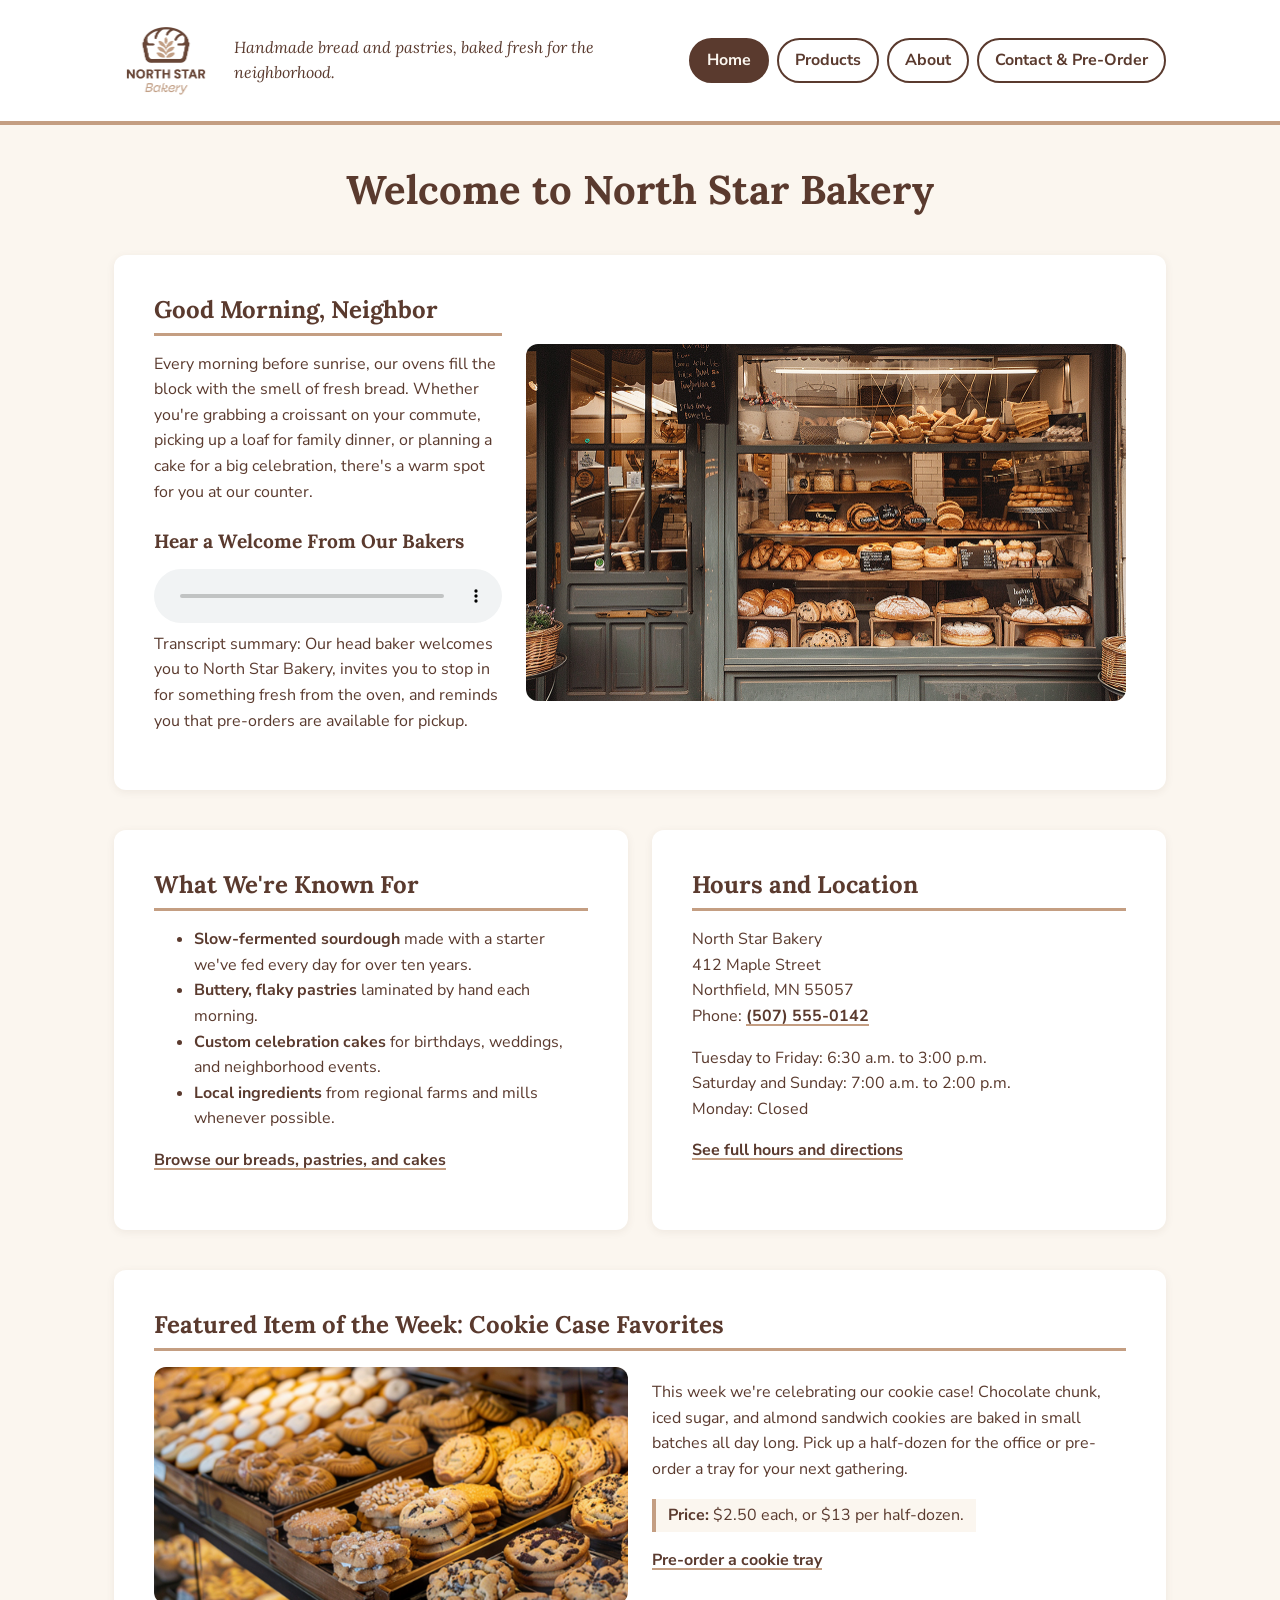
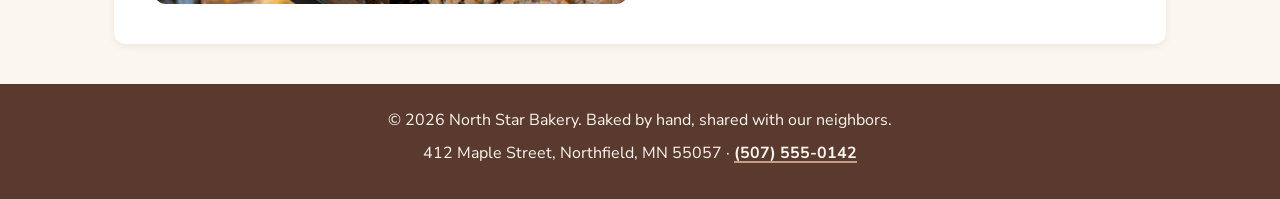
<file: index.html>
<!DOCTYPE html>
<html lang="en">
<head>
  <meta charset="UTF-8">
  <meta name="viewport" content="width=device-width, initial-scale=1.0">
  <meta name="description" content="North Star Bakery is a neighborhood bakery baking handmade breads, pastries, and cakes every morning. Pre-order for pickup.">
  <title>Home | North Star Bakery</title>
  <link rel="preconnect" href="https://fonts.googleapis.com">
  <link rel="preconnect" href="https://fonts.gstatic.com" crossorigin>
  <link rel="stylesheet" href="https://fonts.googleapis.com/css2?family=Lora:ital,wght@0,600;0,700;1,400&family=Nunito+Sans:wght@400;700&display=swap">
  <link rel="stylesheet" href="styles.css">
  <script src="script.js" defer></script>
</head>
<body>
  <header class="site-header">
    <div class="brand">
      <a href="index.html">
        <img src="Bakery_c/bakery-logo_c.png" alt="North Star Bakery home" width="200" height="169">
      </a>
      <p class="tagline">Handmade bread and pastries, baked fresh for the neighborhood.</p>
    </div>
    <nav class="site-nav" aria-label="Main">
      <ul>
        <li><a href="index.html" aria-current="page">Home</a></li>
        <li><a href="products.html">Products</a></li>
        <li><a href="about.html">About</a></li>
        <li><a href="contact.html">Contact &amp; Pre-Order</a></li>
      </ul>
    </nav>
  </header>

  <main>
    <h1>Welcome to North Star Bakery</h1>

    <section aria-labelledby="welcome-heading">
      <div class="split">
        <div>
          <h2 id="welcome-heading">Good Morning, Neighbor</h2>
          <p>Every morning before sunrise, our ovens fill the block with the smell of fresh bread. Whether you're grabbing a croissant on your commute, picking up a loaf for family dinner, or planning a cake for a big celebration, there's a warm spot for you at our counter.</p>

          <h3>Hear a Welcome From Our Bakers</h3>
          <audio controls preload="none">
            <source src="Bakery_c/bakery-welcome_c.mp3" type="audio/mpeg">
            Your browser does not support the audio element. You can
            <a href="Bakery_c/bakery-welcome_c.mp3">download our welcome message (MP3)</a> instead.
          </audio>
          <p>Transcript summary: Our head baker welcomes you to North Star Bakery, invites you to stop in for something fresh from the oven, and reminds you that pre-orders are available for pickup.</p>
        </div>
        <img src="Bakery_c/bakery-storefront_c.png" alt="The North Star Bakery storefront, with a green-painted door and a large front window filled with shelves of crusty loaves, rolls, and pastries" width="600" height="358">
      </div>
    </section>

    <div class="card-row">
      <section aria-labelledby="known-heading">
        <h2 id="known-heading">What We're Known For</h2>
        <ul>
          <li><strong>Slow-fermented sourdough</strong> made with a starter we've fed every day for over ten years.</li>
          <li><strong>Buttery, flaky pastries</strong> laminated by hand each morning.</li>
          <li><strong>Custom celebration cakes</strong> for birthdays, weddings, and neighborhood events.</li>
          <li><strong>Local ingredients</strong> from regional farms and mills whenever possible.</li>
        </ul>
        <p><a href="products.html">Browse our breads, pastries, and cakes</a></p>
      </section>

      <section aria-labelledby="visit-heading">
        <h2 id="visit-heading">Hours and Location</h2>
        <address>
          North Star Bakery<br>
          412 Maple Street<br>
          Northfield, MN 55057<br>
          Phone: <a href="tel:+15075550142">(507) 555-0142</a>
        </address>
        <p>Tuesday to Friday: 6:30 a.m. to 3:00 p.m.<br>
           Saturday and Sunday: 7:00 a.m. to 2:00 p.m.<br>
           Monday: Closed</p>
        <p><a href="contact.html">See full hours and directions</a></p>
      </section>
    </div>

    <section aria-labelledby="featured-heading">
      <h2 id="featured-heading">Featured Item of the Week: Cookie Case Favorites</h2>
      <div class="split">
        <picture>
          <source media="(min-width: 800px)" srcset="Bakery_c/bakery-feature-large_c.png">
          <img src="Bakery_c/bakery-feature-small_c.png" alt="A bakery case lined with trays of fresh cookies, including chocolate chunk, iced sugar cookies, and sugar-dusted sandwich cookies">
        </picture>
        <div>
          <p>This week we're celebrating our cookie case! Chocolate chunk, iced sugar, and almond sandwich cookies are baked in small batches all day long. Pick up a half-dozen for the office or pre-order a tray for your next gathering.</p>
          <p class="price"><strong>Price:</strong> $2.50 each, or $13 per half-dozen.</p>
          <p><a href="contact.html">Pre-order a cookie tray</a></p>
        </div>
      </div>
    </section>
  </main>

  <footer class="site-footer">
    <p>&copy; 2026 North Star Bakery. Baked by hand, shared with our neighbors.</p>
    <p>412 Maple Street, Northfield, MN 55057 &middot; <a href="tel:+15075550142">(507) 555-0142</a></p>
  </footer>
</body>
</html>
</file>
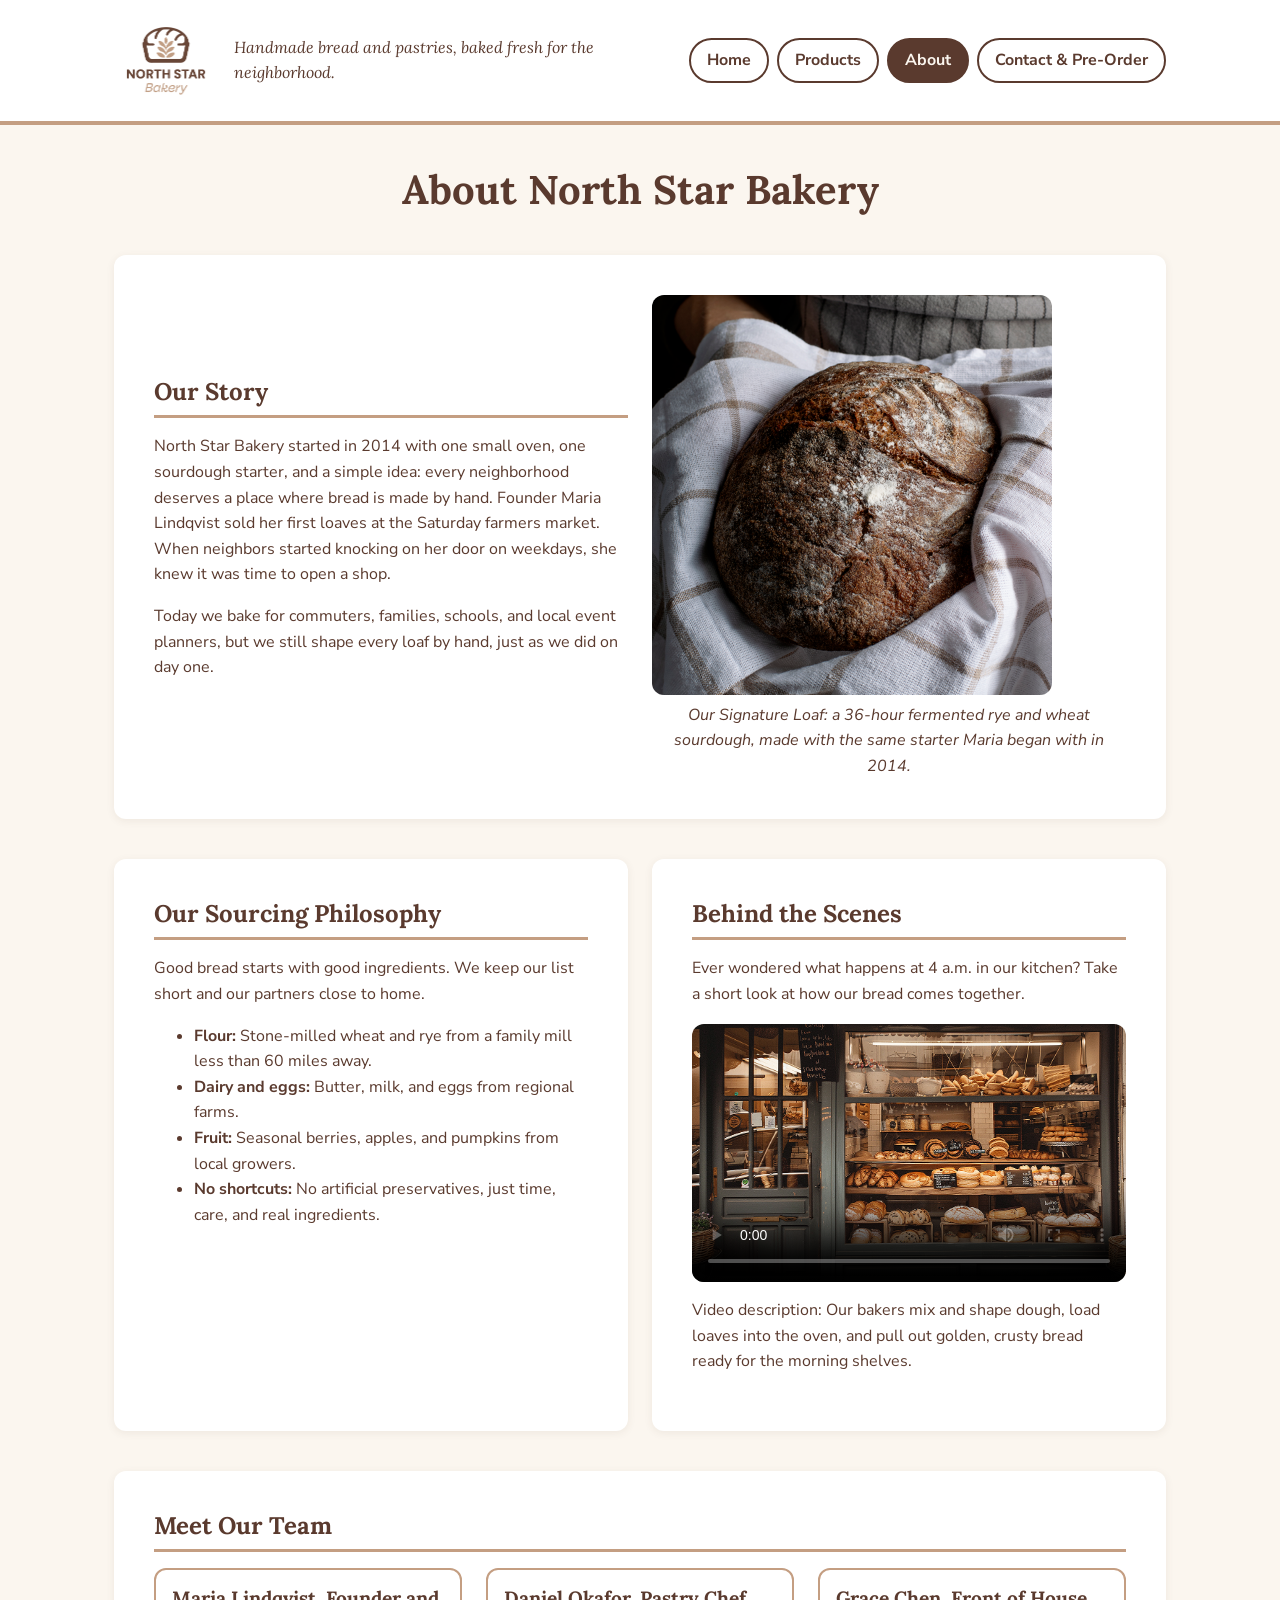
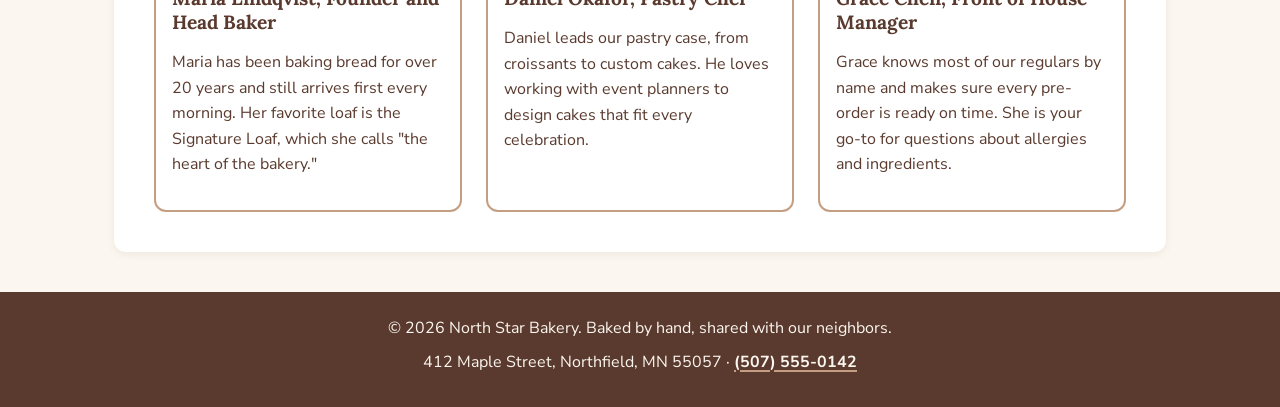
<file: about.html>
<!DOCTYPE html>
<html lang="en">
<head>
  <meta charset="UTF-8">
  <meta name="viewport" content="width=device-width, initial-scale=1.0">
  <meta name="description" content="The story of North Star Bakery, where our ingredients come from, and the bakers behind your bread.">
  <title>About | North Star Bakery</title>
  <link rel="preconnect" href="https://fonts.googleapis.com">
  <link rel="preconnect" href="https://fonts.gstatic.com" crossorigin>
  <link rel="stylesheet" href="https://fonts.googleapis.com/css2?family=Lora:ital,wght@0,600;0,700;1,400&family=Nunito+Sans:wght@400;700&display=swap">
  <link rel="stylesheet" href="styles.css">
  <script src="script.js" defer></script>
</head>
<body>
  <header class="site-header">
    <div class="brand">
      <a href="index.html">
        <img src="Bakery_c/bakery-logo_c.png" alt="North Star Bakery home" width="200" height="169">
      </a>
      <p class="tagline">Handmade bread and pastries, baked fresh for the neighborhood.</p>
    </div>
    <nav class="site-nav" aria-label="Main">
      <ul>
        <li><a href="index.html">Home</a></li>
        <li><a href="products.html">Products</a></li>
        <li><a href="about.html" aria-current="page">About</a></li>
        <li><a href="contact.html">Contact &amp; Pre-Order</a></li>
      </ul>
    </nav>
  </header>

  <main>
    <h1>About North Star Bakery</h1>

    <section aria-labelledby="story-heading">
      <div class="split">
        <div>
          <h2 id="story-heading">Our Story</h2>
          <p>North Star Bakery started in 2014 with one small oven, one sourdough starter, and a simple idea: every neighborhood deserves a place where bread is made by hand. Founder Maria Lindqvist sold her first loaves at the Saturday farmers market. When neighbors started knocking on her door on weekdays, she knew it was time to open a shop.</p>
          <p>Today we bake for commuters, families, schools, and local event planners, but we still shape every loaf by hand, just as we did on day one.</p>
        </div>
        <figure>
          <img src="Bakery_c/bakery-signature-loaf_c.png" alt="A round, dark-crusted Signature Loaf dusted with flour, nestled in a white and tan checked kitchen towel" width="400" height="400">
          <figcaption>Our Signature Loaf: a 36-hour fermented rye and wheat sourdough, made with the same starter Maria began with in 2014.</figcaption>
        </figure>
      </div>
    </section>

    <div class="card-row">
      <section aria-labelledby="sourcing-heading">
        <h2 id="sourcing-heading">Our Sourcing Philosophy</h2>
        <p>Good bread starts with good ingredients. We keep our list short and our partners close to home.</p>
        <ul>
          <li><strong>Flour:</strong> Stone-milled wheat and rye from a family mill less than 60 miles away.</li>
          <li><strong>Dairy and eggs:</strong> Butter, milk, and eggs from regional farms.</li>
          <li><strong>Fruit:</strong> Seasonal berries, apples, and pumpkins from local growers.</li>
          <li><strong>No shortcuts:</strong> No artificial preservatives, just time, care, and real ingredients.</li>
        </ul>
      </section>

      <section aria-labelledby="behind-heading">
        <h2 id="behind-heading">Behind the Scenes</h2>
        <p>Ever wondered what happens at 4 a.m. in our kitchen? Take a short look at how our bread comes together.</p>
        <video controls width="640" preload="metadata" poster="Bakery_c/bakery-storefront_c.png">
          <source src="Bakery_c/bakery-behind-scenes_c.mp4" type="video/mp4">
          Your browser does not support the video element. You can
          <a href="Bakery_c/bakery-behind-scenes_c.mp4">download the behind-the-scenes video (MP4)</a> instead.
        </video>
        <p>Video description: Our bakers mix and shape dough, load loaves into the oven, and pull out golden, crusty bread ready for the morning shelves.</p>
      </section>
    </div>

    <section aria-labelledby="staff-heading">
      <h2 id="staff-heading">Meet Our Team</h2>
      <div class="card-row team">
        <article>
          <h3>Maria Lindqvist, Founder and Head Baker</h3>
          <p>Maria has been baking bread for over 20 years and still arrives first every morning. Her favorite loaf is the Signature Loaf, which she calls "the heart of the bakery."</p>
        </article>

        <article>
          <h3>Daniel Okafor, Pastry Chef</h3>
          <p>Daniel leads our pastry case, from croissants to custom cakes. He loves working with event planners to design cakes that fit every celebration.</p>
        </article>

        <article>
          <h3>Grace Chen, Front of House Manager</h3>
          <p>Grace knows most of our regulars by name and makes sure every pre-order is ready on time. She is your go-to for questions about allergies and ingredients.</p>
        </article>
      </div>
    </section>
  </main>

  <footer class="site-footer">
    <p>&copy; 2026 North Star Bakery. Baked by hand, shared with our neighbors.</p>
    <p>412 Maple Street, Northfield, MN 55057 &middot; <a href="tel:+15075550142">(507) 555-0142</a></p>
  </footer>
</body>
</html>
</file>
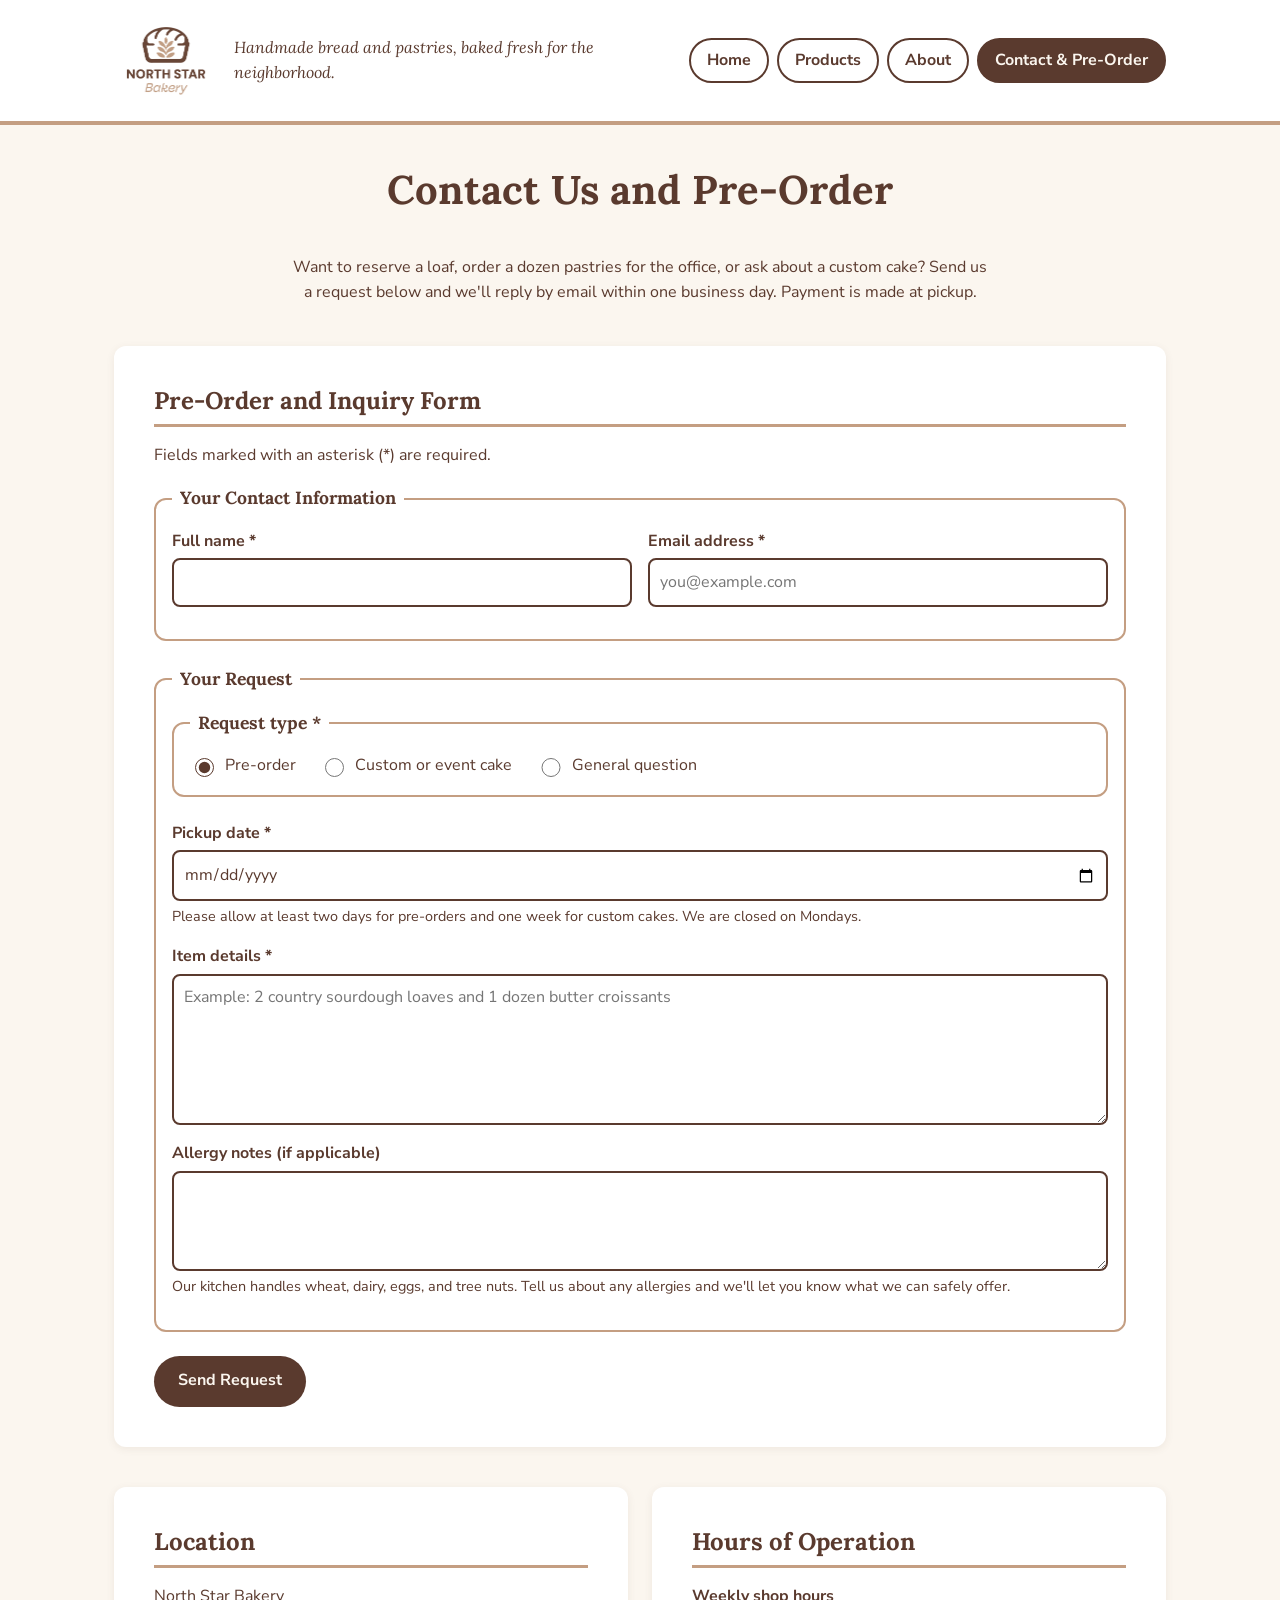
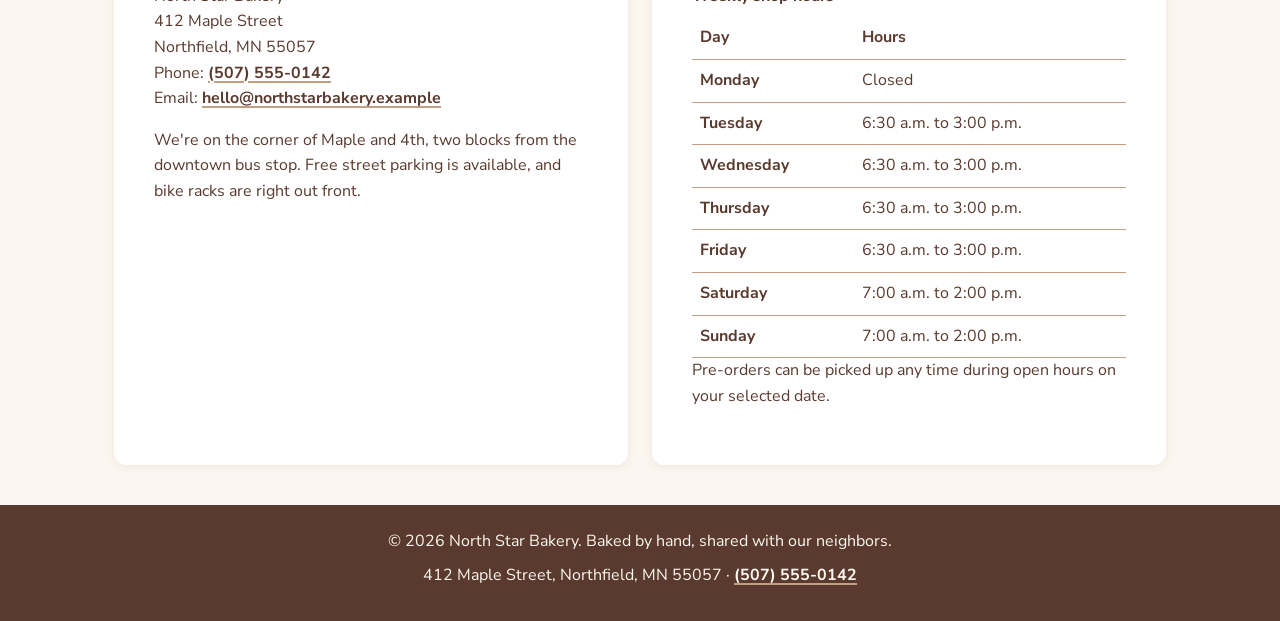
<file: contact.html>
<!DOCTYPE html>
<html lang="en">
<head>
  <meta charset="UTF-8">
  <meta name="viewport" content="width=device-width, initial-scale=1.0">
  <meta name="description" content="Send North Star Bakery a pre-order request or general question, and find our location and hours.">
  <title>Contact and Pre-Order | North Star Bakery</title>
  <link rel="preconnect" href="https://fonts.googleapis.com">
  <link rel="preconnect" href="https://fonts.gstatic.com" crossorigin>
  <link rel="stylesheet" href="https://fonts.googleapis.com/css2?family=Lora:ital,wght@0,600;0,700;1,400&family=Nunito+Sans:wght@400;700&display=swap">
  <link rel="stylesheet" href="styles.css">
  <script src="script.js" defer></script>
</head>
<body>
  <header class="site-header">
    <div class="brand">
      <a href="index.html">
        <img src="Bakery_c/bakery-logo_c.png" alt="North Star Bakery home" width="200" height="169">
      </a>
      <p class="tagline">Handmade bread and pastries, baked fresh for the neighborhood.</p>
    </div>
    <nav class="site-nav" aria-label="Main">
      <ul>
        <li><a href="index.html">Home</a></li>
        <li><a href="products.html">Products</a></li>
        <li><a href="about.html">About</a></li>
        <li><a href="contact.html" aria-current="page">Contact &amp; Pre-Order</a></li>
      </ul>
    </nav>
  </header>

  <main>
    <h1>Contact Us and Pre-Order</h1>
    <p>Want to reserve a loaf, order a dozen pastries for the office, or ask about a custom cake? Send us a request below and we'll reply by email within one business day. Payment is made at pickup.</p>

    <section aria-labelledby="form-heading">
      <h2 id="form-heading">Pre-Order and Inquiry Form</h2>
      <p>Fields marked with an asterisk (*) are required.</p>
      <p id="form-summary" class="form-summary" tabindex="-1" aria-live="polite" hidden></p>

      <form id="preorder-form" action="#" method="post">
        <fieldset>
          <legend>Your Contact Information</legend>

          <div class="field-row">
            <div class="field">
              <label for="name">Full name *</label>
              <input type="text" id="name" name="name" autocomplete="name" required minlength="2" maxlength="80" aria-describedby="name-error">
              <p id="name-error" class="error-message"></p>
            </div>

            <div class="field">
              <label for="email">Email address *</label>
              <input type="email" id="email" name="email" autocomplete="email" required placeholder="you@example.com" aria-describedby="email-error">
              <p id="email-error" class="error-message"></p>
            </div>
          </div>
        </fieldset>

        <fieldset>
          <legend>Your Request</legend>

          <fieldset>
            <legend>Request type *</legend>
            <div class="choices">
              <div class="choice">
                <input type="radio" id="type-preorder" name="request-type" value="pre-order" required checked>
                <label for="type-preorder">Pre-order</label>
              </div>
              <div class="choice">
                <input type="radio" id="type-cake" name="request-type" value="custom-cake">
                <label for="type-cake">Custom or event cake</label>
              </div>
              <div class="choice">
                <input type="radio" id="type-question" name="request-type" value="general-question">
                <label for="type-question">General question</label>
              </div>
            </div>
          </fieldset>

          <div class="field">
            <label for="pickup-date">Pickup date *</label>
            <input type="date" id="pickup-date" name="pickup-date" required min="2026-11-24" aria-describedby="pickup-hint pickup-date-error">
            <small id="pickup-hint" class="hint">Please allow at least two days for pre-orders and one week for custom cakes. We are closed on Mondays.</small>
            <p id="pickup-date-error" class="error-message"></p>
          </div>

          <div class="field">
            <label for="item-details">Item details *</label>
            <p id="prefill-note" class="prefill-note" hidden>We filled this in from your <a href="products.html#order-list">pre-order list</a>. You can edit it before sending.</p>
            <textarea id="item-details" name="item-details" rows="5" cols="40" required minlength="10" maxlength="1000" placeholder="Example: 2 country sourdough loaves and 1 dozen butter croissants" aria-describedby="item-details-error"></textarea>
            <p id="item-details-error" class="error-message"></p>
          </div>

          <div class="field">
            <label for="allergy-notes">Allergy notes (if applicable)</label>
            <textarea id="allergy-notes" name="allergy-notes" rows="3" cols="40" maxlength="500" aria-describedby="allergy-hint allergy-notes-error"></textarea>
            <small id="allergy-hint" class="hint">Our kitchen handles wheat, dairy, eggs, and tree nuts. Tell us about any allergies and we'll let you know what we can safely offer.</small>
            <p id="allergy-notes-error" class="error-message"></p>
          </div>
        </fieldset>

        <button type="submit">Send Request</button>
      </form>
    </section>

    <div class="card-row">
      <section aria-labelledby="location-heading">
        <h2 id="location-heading">Location</h2>
        <address>
          North Star Bakery<br>
          412 Maple Street<br>
          Northfield, MN 55057<br>
          Phone: <a href="tel:+15075550142">(507) 555-0142</a><br>
          Email: <a href="mailto:hello@northstarbakery.example">hello@northstarbakery.example</a>
        </address>
        <p>We're on the corner of Maple and 4th, two blocks from the downtown bus stop. Free street parking is available, and bike racks are right out front.</p>
      </section>

      <section aria-labelledby="hours-heading">
        <h2 id="hours-heading">Hours of Operation</h2>
        <table>
          <caption>Weekly shop hours</caption>
          <thead>
            <tr>
              <th scope="col">Day</th>
              <th scope="col">Hours</th>
            </tr>
          </thead>
          <tbody>
            <tr><th scope="row">Monday</th><td>Closed</td></tr>
            <tr><th scope="row">Tuesday</th><td>6:30 a.m. to 3:00 p.m.</td></tr>
            <tr><th scope="row">Wednesday</th><td>6:30 a.m. to 3:00 p.m.</td></tr>
            <tr><th scope="row">Thursday</th><td>6:30 a.m. to 3:00 p.m.</td></tr>
            <tr><th scope="row">Friday</th><td>6:30 a.m. to 3:00 p.m.</td></tr>
            <tr><th scope="row">Saturday</th><td>7:00 a.m. to 2:00 p.m.</td></tr>
            <tr><th scope="row">Sunday</th><td>7:00 a.m. to 2:00 p.m.</td></tr>
          </tbody>
        </table>
        <p>Pre-orders can be picked up any time during open hours on your selected date.</p>
      </section>
    </div>
  </main>

  <footer class="site-footer">
    <p>&copy; 2026 North Star Bakery. Baked by hand, shared with our neighbors.</p>
    <p>412 Maple Street, Northfield, MN 55057 &middot; <a href="tel:+15075550142">(507) 555-0142</a></p>
  </footer>
</body>
</html>
</file>
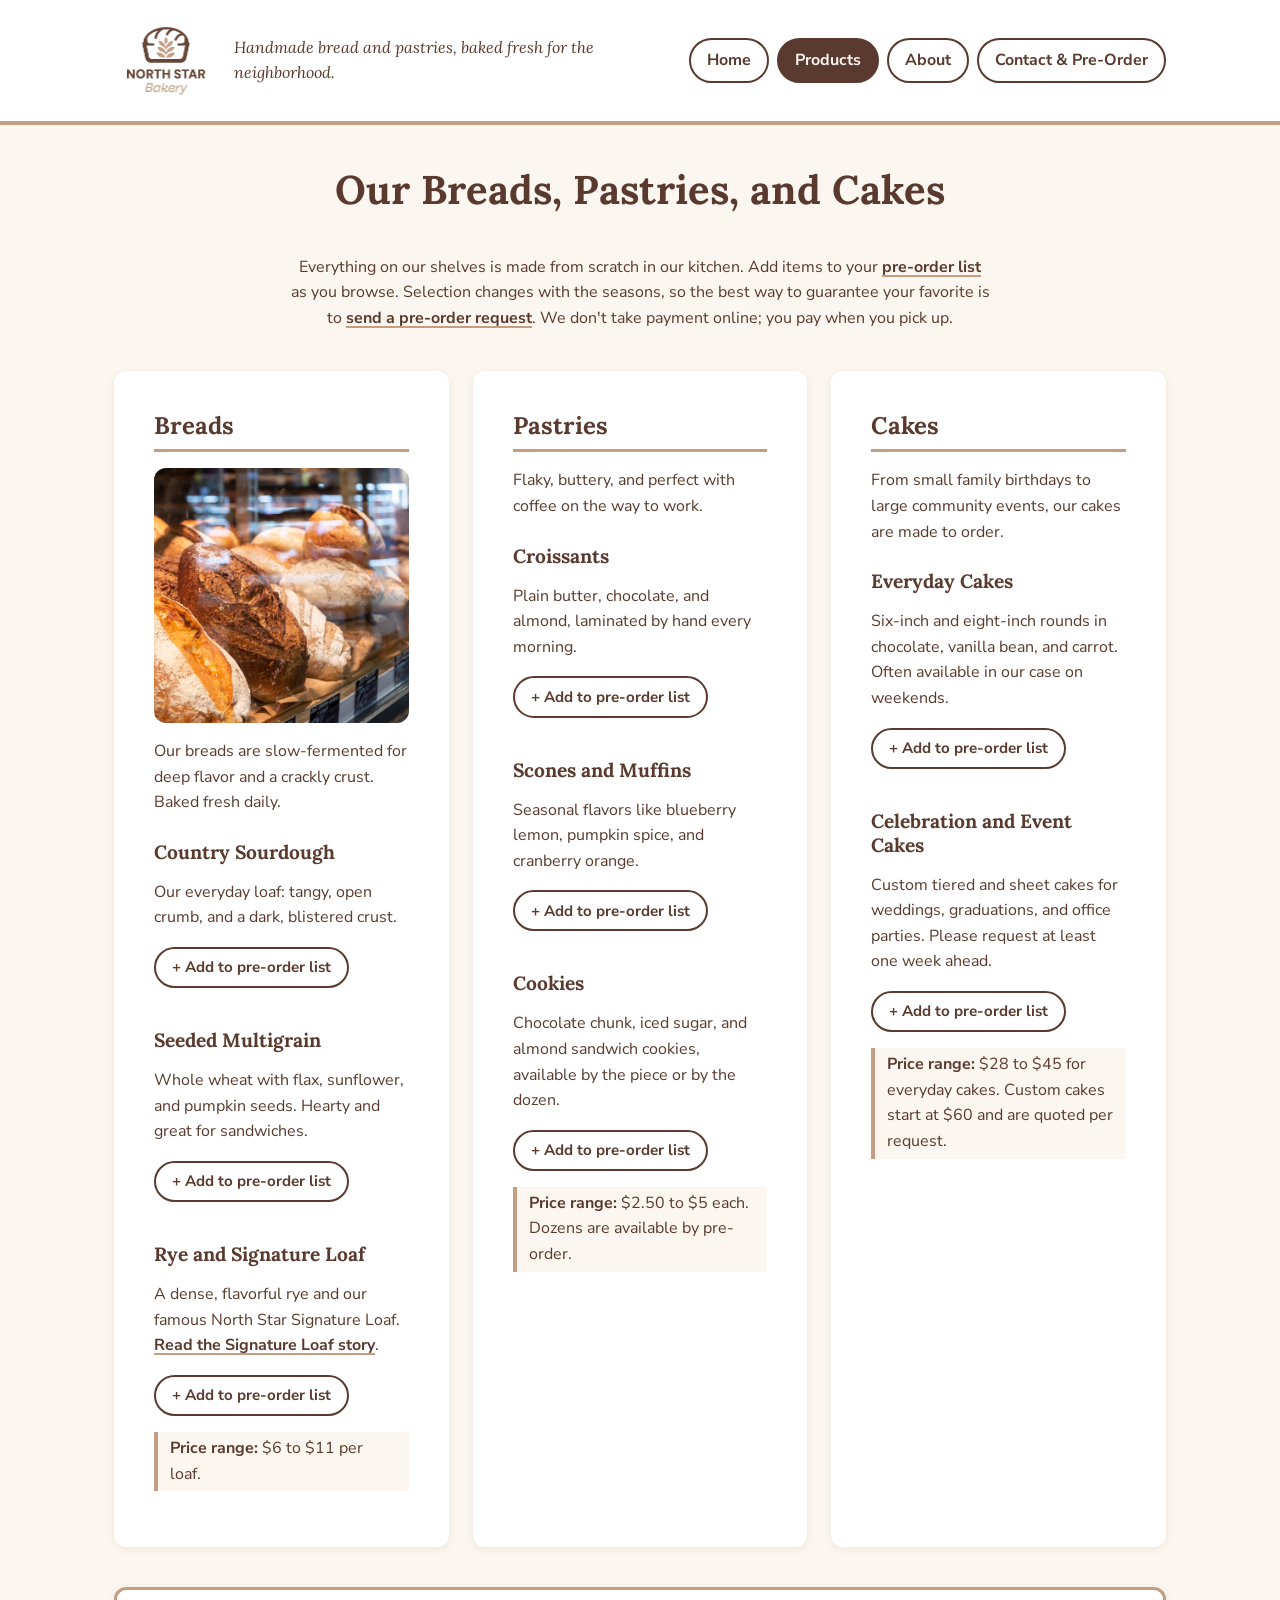
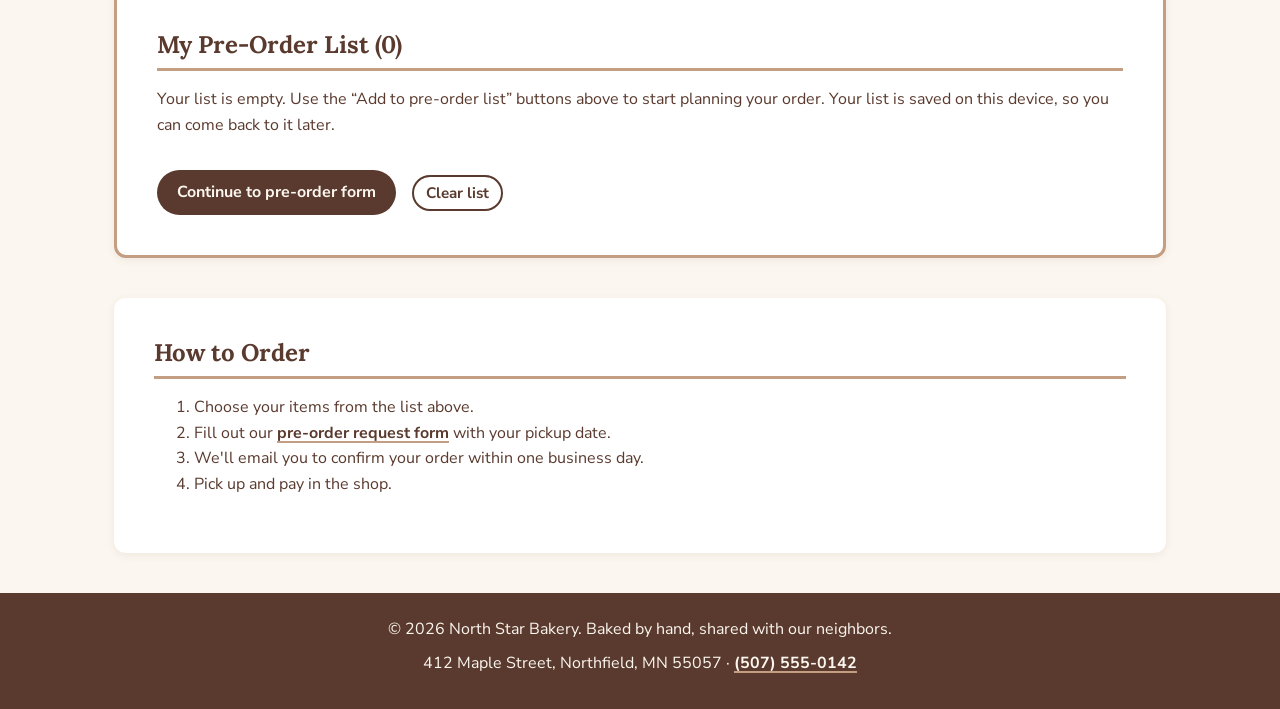
<file: products.html>
<!DOCTYPE html>
<html lang="en">
<head>
  <meta charset="UTF-8">
  <meta name="viewport" content="width=device-width, initial-scale=1.0">
  <meta name="description" content="Breads, pastries, and celebration cakes from North Star Bakery, with price ranges. Pre-order for in-store pickup.">
  <title>Products | North Star Bakery</title>
  <link rel="preconnect" href="https://fonts.googleapis.com">
  <link rel="preconnect" href="https://fonts.gstatic.com" crossorigin>
  <link rel="stylesheet" href="https://fonts.googleapis.com/css2?family=Lora:ital,wght@0,600;0,700;1,400&family=Nunito+Sans:wght@400;700&display=swap">
  <link rel="stylesheet" href="styles.css">
  <script src="script.js" defer></script>
</head>
<body>
  <header class="site-header">
    <div class="brand">
      <a href="index.html">
        <img src="Bakery_c/bakery-logo_c.png" alt="North Star Bakery home" width="200" height="169">
      </a>
      <p class="tagline">Handmade bread and pastries, baked fresh for the neighborhood.</p>
    </div>
    <nav class="site-nav" aria-label="Main">
      <ul>
        <li><a href="index.html">Home</a></li>
        <li><a href="products.html" aria-current="page">Products</a></li>
        <li><a href="about.html">About</a></li>
        <li><a href="contact.html">Contact &amp; Pre-Order</a></li>
      </ul>
    </nav>
  </header>

  <main>
    <h1>Our Breads, Pastries, and Cakes</h1>
    <p>Everything on our shelves is made from scratch in our kitchen. Add items to your <a href="#order-list">pre-order list</a> as you browse. Selection changes with the seasons, so the best way to guarantee your favorite is to <a href="contact.html">send a pre-order request</a>. We don't take payment online; you pay when you pick up.</p>

    <div class="card-row">
      <section aria-labelledby="breads-heading">
        <h2 id="breads-heading">Breads</h2>
        <img src="Bakery_c/bakery-bread_c.png" alt="Rustic loaves of crusty artisan bread in a glass display case, including a dark seeded loaf and a flour-dusted country loaf" width="400" height="400">
        <p>Our breads are slow-fermented for deep flavor and a crackly crust. Baked fresh daily.</p>

        <h3>Country Sourdough</h3>
        <p>Our everyday loaf: tangy, open crumb, and a dark, blistered crust.</p>
        <button type="button" class="add-btn" data-product="country-sourdough">+ Add to pre-order list</button>

        <h3>Seeded Multigrain</h3>
        <p>Whole wheat with flax, sunflower, and pumpkin seeds. Hearty and great for sandwiches.</p>
        <button type="button" class="add-btn" data-product="seeded-multigrain">+ Add to pre-order list</button>

        <h3>Rye and Signature Loaf</h3>
        <p>A dense, flavorful rye and our famous North Star Signature Loaf. <a href="about.html">Read the Signature Loaf story</a>.</p>
        <button type="button" class="add-btn" data-product="signature-loaf">+ Add to pre-order list</button>

        <p class="price"><strong>Price range:</strong> $6 to $11 per loaf.</p>
      </section>

      <section aria-labelledby="pastries-heading">
        <h2 id="pastries-heading">Pastries</h2>
        <p>Flaky, buttery, and perfect with coffee on the way to work.</p>

        <h3>Croissants</h3>
        <p>Plain butter, chocolate, and almond, laminated by hand every morning.</p>
        <button type="button" class="add-btn" data-product="croissants">+ Add to pre-order list</button>

        <h3>Scones and Muffins</h3>
        <p>Seasonal flavors like blueberry lemon, pumpkin spice, and cranberry orange.</p>
        <button type="button" class="add-btn" data-product="scones-muffins">+ Add to pre-order list</button>

        <h3>Cookies</h3>
        <p>Chocolate chunk, iced sugar, and almond sandwich cookies, available by the piece or by the dozen.</p>
        <button type="button" class="add-btn" data-product="cookies">+ Add to pre-order list</button>

        <p class="price"><strong>Price range:</strong> $2.50 to $5 each. Dozens are available by pre-order.</p>
      </section>

      <section aria-labelledby="cakes-heading">
        <h2 id="cakes-heading">Cakes</h2>
        <p>From small family birthdays to large community events, our cakes are made to order.</p>

        <h3>Everyday Cakes</h3>
        <p>Six-inch and eight-inch rounds in chocolate, vanilla bean, and carrot. Often available in our case on weekends.</p>
        <button type="button" class="add-btn" data-product="everyday-cake">+ Add to pre-order list</button>

        <h3>Celebration and Event Cakes</h3>
        <p>Custom tiered and sheet cakes for weddings, graduations, and office parties. Please request at least one week ahead.</p>
        <button type="button" class="add-btn" data-product="celebration-cake">+ Add to pre-order list</button>

        <p class="price"><strong>Price range:</strong> $28 to $45 for everyday cakes. Custom cakes start at $60 and are quoted per request.</p>
      </section>
    </div>

    <section id="order-list" class="order-panel" aria-labelledby="order-heading">
      <h2 id="order-heading">My Pre-Order List (<span id="order-total">0</span>)</h2>
      <p id="order-empty">Your list is empty. Use the &ldquo;Add to pre-order list&rdquo; buttons above to start planning your order. Your list is saved on this device, so you can come back to it later.</p>
      <ul id="order-items" class="order-items"></ul>
      <div id="order-actions" class="order-actions" hidden>
        <a class="button-link" href="contact.html">Continue to pre-order form</a>
        <button type="button" id="clear-list" class="small-btn">Clear list</button>
      </div>
      <p id="order-status" class="visually-hidden" aria-live="polite"></p>
    </section>

    <section aria-labelledby="how-heading">
      <h2 id="how-heading">How to Order</h2>
      <ol>
        <li>Choose your items from the list above.</li>
        <li>Fill out our <a href="contact.html">pre-order request form</a> with your pickup date.</li>
        <li>We'll email you to confirm your order within one business day.</li>
        <li>Pick up and pay in the shop.</li>
      </ol>
    </section>
  </main>

  <footer class="site-footer">
    <p>&copy; 2026 North Star Bakery. Baked by hand, shared with our neighbors.</p>
    <p>412 Maple Street, Northfield, MN 55057 &middot; <a href="tel:+15075550142">(507) 555-0142</a></p>
  </footer>
</body>
</html>
</file>
<file: styles.css>
/* =========================================================
   North Star Bakery - shared stylesheet
   Mobile-first: base styles are for small screens.
   Media queries at the bottom adjust the layout for
   tablets (768px+) and desktops (1024px+).

   Color palette (4 colors, taken from the logo):
     Espresso  #5A3A2E  text, headings, buttons, footer
     Wheat     #C49E82  accent borders and highlights (never text)
     Cream     #FBF6EF  page background, text on dark areas
     White     #FFFFFF  cards and form fields

   Fonts (2 families):
     Lora         headings (warm, handmade serif)
     Nunito Sans  body text (clean, easy to read)
   ========================================================= */

:root {
  --espresso: #5A3A2E;
  --wheat: #C49E82;
  --cream: #FBF6EF;
  --white: #FFFFFF;

  --font-heading: "Lora", Georgia, "Times New Roman", serif;
  --font-body: "Nunito Sans", "Segoe UI", Arial, sans-serif;

  --space-xs: 0.5rem;
  --space-sm: 1rem;
  --space-md: 1.5rem;
  --space-lg: 2.5rem;

  --radius: 12px;
  --max-width: 1100px;
}

/* ---------- Base ---------- */
*,
*::before,
*::after {
  box-sizing: border-box;
}

body {
  margin: 0;
  background-color: var(--cream);
  color: var(--espresso);
  font-family: var(--font-body);
  font-size: 1rem;
  line-height: 1.6;
}

img,
picture,
video {
  display: block;
  max-width: 100%;
  height: auto;
}

audio {
  width: 100%;
}

h1,
h2,
h3 {
  font-family: var(--font-heading);
  line-height: 1.25;
  margin: 0 0 var(--space-sm);
}

h1 {
  font-size: 2rem;
}

h2 {
  font-size: 1.5rem;
  padding-bottom: var(--space-xs);
  border-bottom: 3px solid var(--wheat);
}

h3 {
  font-size: 1.2rem;
  margin-top: var(--space-md);
}

p,
ul,
ol {
  margin: 0 0 var(--space-sm);
}

a {
  color: var(--espresso);
  font-weight: 700;
  text-decoration-color: var(--wheat);
  text-decoration-thickness: 2px;
  text-underline-offset: 3px;
}

a:hover {
  text-decoration-color: var(--espresso);
}

/* Visible keyboard focus on every interactive element */
a:focus-visible,
button:focus-visible,
input:focus-visible,
textarea:focus-visible {
  outline: 3px solid var(--espresso);
  outline-offset: 3px;
}

/* ---------- Header and navigation ---------- */
.site-header {
  display: flex;
  flex-direction: column;
  align-items: center;
  gap: var(--space-sm);
  padding: var(--space-sm);
  background-color: var(--white);
  border-bottom: 4px solid var(--wheat);
  text-align: center;
}

.brand {
  display: flex;
  flex-direction: column;
  align-items: center;
  gap: var(--space-xs);
}

.brand img {
  width: 120px;
}

.tagline {
  margin: 0;
  font-family: var(--font-heading);
  font-style: italic;
}

.site-nav ul {
  display: flex;
  flex-wrap: wrap;
  justify-content: center;
  gap: var(--space-xs);
  margin: 0;
  padding: 0;
  list-style: none;
}

.site-nav a {
  display: block;
  padding: 0.5rem 1rem;
  border: 2px solid var(--espresso);
  border-radius: 999px;
  text-decoration: none;
}

.site-nav a:hover,
.site-nav a[aria-current="page"] {
  background-color: var(--espresso);
  color: var(--cream);
}

/* ---------- Main content ---------- */
main {
  display: flex;
  flex-direction: column;
  gap: var(--space-md);
  max-width: var(--max-width);
  margin: 0 auto;
  padding: var(--space-md) var(--space-sm) var(--space-lg);
}

main > h1 {
  margin: 0;
  text-align: center;
}

main > p {
  margin: 0;
  max-width: 70ch;
  align-self: center;
  text-align: center;
}

/* Every content section is a white card */
main section {
  background-color: var(--white);
  border-radius: var(--radius);
  padding: var(--space-md);
  box-shadow: 0 2px 8px rgba(90, 58, 46, 0.08);
}

main section img,
main section picture img,
main section video {
  border-radius: var(--radius);
}

main section > img,
main section > video {
  margin-bottom: var(--space-sm);
}

/* A row of cards: stacked on phones, side by side on bigger screens */
.card-row {
  display: flex;
  flex-direction: column;
  gap: var(--space-md);
}

/* Text and image pair: stacked on phones, side by side on bigger screens */
.split {
  display: flex;
  flex-direction: column;
  gap: var(--space-md);
}

.price {
  display: inline-block;
  padding: 0.25rem 0.75rem;
  border-left: 4px solid var(--wheat);
  background-color: var(--cream);
}

/* Staff cards on the About page */
.team article {
  flex: 1;
  padding: var(--space-sm);
  border: 2px solid var(--wheat);
  border-radius: var(--radius);
}

.team article h3 {
  margin-top: 0;
}

figure {
  margin: 0;
}

figcaption {
  margin-top: var(--space-xs);
  font-style: italic;
  text-align: center;
}

address {
  font-style: normal;
  margin-bottom: var(--space-sm);
}

/* ---------- Hours table ---------- */
table {
  width: 100%;
  border-collapse: collapse;
}

caption {
  text-align: left;
  font-weight: 700;
  margin-bottom: var(--space-xs);
}

th,
td {
  padding: 0.5rem;
  text-align: left;
  border-bottom: 1px solid var(--wheat);
}

/* ---------- Form ---------- */
fieldset {
  margin: 0 0 var(--space-md);
  padding: var(--space-sm);
  border: 2px solid var(--wheat);
  border-radius: var(--radius);
}

legend {
  padding: 0 var(--space-xs);
  font-family: var(--font-heading);
  font-weight: 700;
  font-size: 1.1rem;
}

.field {
  display: flex;
  flex-direction: column;
  gap: 0.25rem;
  margin-bottom: var(--space-sm);
}

.field-row {
  display: flex;
  flex-direction: column;
}

label {
  font-weight: 700;
}

input[type="text"],
input[type="email"],
input[type="date"],
textarea {
  width: 100%;
  padding: 0.6rem;
  font: inherit;
  color: var(--espresso);
  background-color: var(--white);
  border: 2px solid var(--espresso);
  border-radius: 8px;
}

.choices {
  display: flex;
  flex-direction: column;
  gap: var(--space-xs);
}

.choice {
  display: flex;
  align-items: center;
  gap: var(--space-xs);
}

.choice label {
  font-weight: 400;
}

input[type="radio"] {
  width: 1.2rem;
  height: 1.2rem;
  accent-color: var(--espresso);
}

.hint {
  font-size: 0.9rem;
}

button {
  width: 100%;
  padding: 0.8rem 1.5rem;
  font: inherit;
  font-weight: 700;
  color: var(--cream);
  background-color: var(--espresso);
  border: none;
  border-radius: 999px;
  cursor: pointer;
}

button:hover {
  text-decoration: underline;
}

/* ---------- Touchstone 4: pre-order list and form feedback ---------- */

/* Hidden visually but still read by screen readers */
.visually-hidden {
  position: absolute;
  width: 1px;
  height: 1px;
  margin: -1px;
  overflow: hidden;
  clip: rect(0 0 0 0);
  white-space: nowrap;
}

/* "Add to pre-order list" buttons on the products page */
.add-btn,
.small-btn {
  width: auto;
  padding: 0.4rem 1rem;
  font-size: 0.95rem;
  color: var(--espresso);
  background-color: var(--white);
  border: 2px solid var(--espresso);
}

.add-btn {
  margin-bottom: var(--space-sm);
}

.add-btn.is-added {
  color: var(--cream);
  background-color: var(--espresso);
}

.small-btn {
  padding: 0.25rem 0.75rem;
  min-width: 2.25rem;
}

/* The saved list */
.order-panel {
  border: 3px solid var(--wheat);
}

.order-items {
  display: flex;
  flex-direction: column;
  gap: var(--space-xs);
  margin: 0 0 var(--space-sm);
  padding: 0;
  list-style: none;
}

.order-item {
  display: flex;
  flex-direction: column;
  gap: var(--space-xs);
  padding: var(--space-xs) var(--space-sm);
  background-color: var(--cream);
  border-radius: 8px;
}

.order-item-name small {
  display: block;
}

.qty-controls {
  display: flex;
  align-items: center;
  gap: var(--space-xs);
}

.qty {
  min-width: 2rem;
  text-align: center;
  font-weight: 700;
}

.order-actions {
  display: flex;
  flex-wrap: wrap;
  align-items: center;
  gap: var(--space-sm);
}

/* A link styled like the main button */
.button-link {
  display: inline-block;
  padding: 0.6rem 1.25rem;
  color: var(--cream);
  background-color: var(--espresso);
  border-radius: 999px;
  text-decoration: none;
}

.button-link:hover {
  text-decoration: underline;
  text-decoration-color: var(--cream);
}

/* Item count next to "Contact & Pre-Order" in the navigation */
.nav-count {
  display: inline-block;
  min-width: 1.5rem;
  margin-left: 0.4rem;
  padding: 0 0.4rem;
  color: var(--espresso);
  background-color: var(--wheat);
  border-radius: 999px;
  text-align: center;
  font-size: 0.85rem;
}

/* Form validation feedback (dark red is a status color, not part of the brand palette) */
.error-message {
  margin: 0;
  color: #A12C2C;
  font-size: 0.95rem;
  font-weight: 700;
}

.error-message:empty {
  display: none;
}

.error-message::before {
  content: "\26A0  ";
}

input[aria-invalid="true"],
textarea[aria-invalid="true"] {
  border-color: #A12C2C;
  background-color: #FDF3F2;
}

.form-summary {
  padding: var(--space-sm);
  border-radius: 8px;
  font-weight: 700;
}

.form-summary.is-error {
  color: #A12C2C;
  background-color: #FDF3F2;
  border-left: 5px solid #A12C2C;
}

.form-summary.is-success {
  background-color: var(--cream);
  border-left: 5px solid var(--espresso);
}

.prefill-note {
  margin: 0;
  padding: 0.4rem 0.75rem;
  font-size: 0.95rem;
  background-color: var(--cream);
  border-left: 4px solid var(--wheat);
}

/* ---------- Footer ---------- */
.site-footer {
  padding: var(--space-md) var(--space-sm);
  background-color: var(--espresso);
  color: var(--cream);
  text-align: center;
}

.site-footer p {
  margin: 0 0 var(--space-xs);
}

.site-footer a {
  color: var(--cream);
}

.site-footer a:focus-visible {
  outline-color: var(--cream);
}

/* =========================================================
   Tablet: 768px and wider
   ========================================================= */
@media (min-width: 768px) {
  h1 {
    font-size: 2.5rem;
  }

  /* Logo and tagline on the left, navigation on the right */
  .site-header {
    flex-direction: row;
    justify-content: space-between;
    padding: var(--space-sm) var(--space-lg);
    text-align: left;
  }

  .brand {
    flex-direction: row;
    gap: var(--space-sm);
  }

  .brand img {
    width: 100px;
  }

  .site-nav ul {
    justify-content: flex-end;
  }

  main {
    padding: var(--space-lg) var(--space-md);
    gap: var(--space-lg);
  }

  main section {
    padding: var(--space-lg);
  }

  /* Cards sit side by side and wrap when there is not enough room */
  .card-row {
    flex-direction: row;
    flex-wrap: wrap;
  }

  .card-row > * {
    flex: 1 1 300px;
  }

  /* Text and image share the row */
  .split {
    flex-direction: row;
    align-items: center;
  }

  .split > * {
    flex: 1;
  }

  /* Name and email fields side by side */
  .field-row {
    flex-direction: row;
    gap: var(--space-sm);
  }

  .field-row .field {
    flex: 1;
  }

  .choices {
    flex-direction: row;
    flex-wrap: wrap;
    gap: var(--space-md);
  }

  button {
    width: auto;
  }

  /* List rows: product name on the left, quantity buttons on the right */
  .order-item {
    flex-direction: row;
    justify-content: space-between;
    align-items: center;
  }
}

/* =========================================================
   Desktop: 1024px and wider
   ========================================================= */
@media (min-width: 1024px) {
  .site-header {
    /* Keeps header content lined up with the centered main content */
    padding: var(--space-sm) max(var(--space-lg), calc((100% - var(--max-width)) / 2 + var(--space-md)));
  }

  .brand img {
    width: 110px;
  }

  /* Keep all four navigation links on one line */
  .site-nav {
    flex-shrink: 0;
  }

  /* Three product categories in one row */
  .card-row > * {
    flex: 1 1 0;
  }
}
</file>
